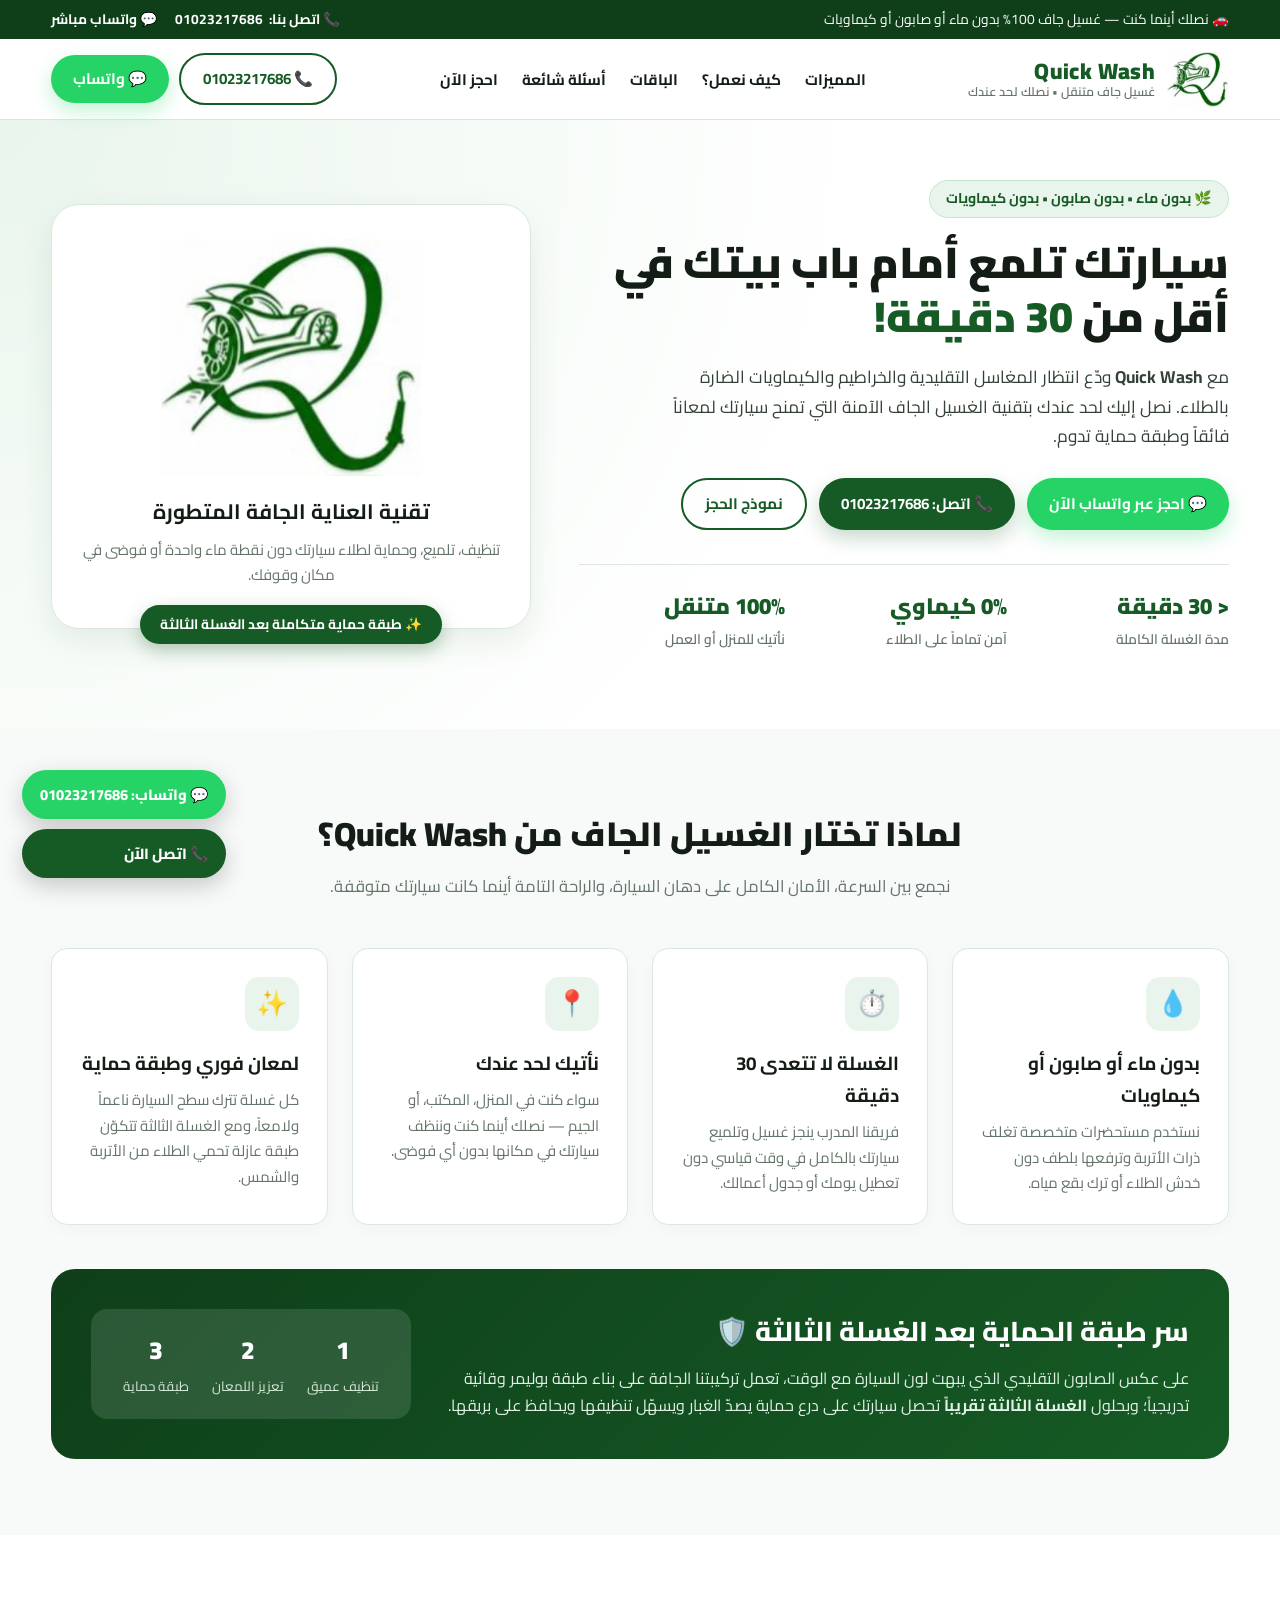
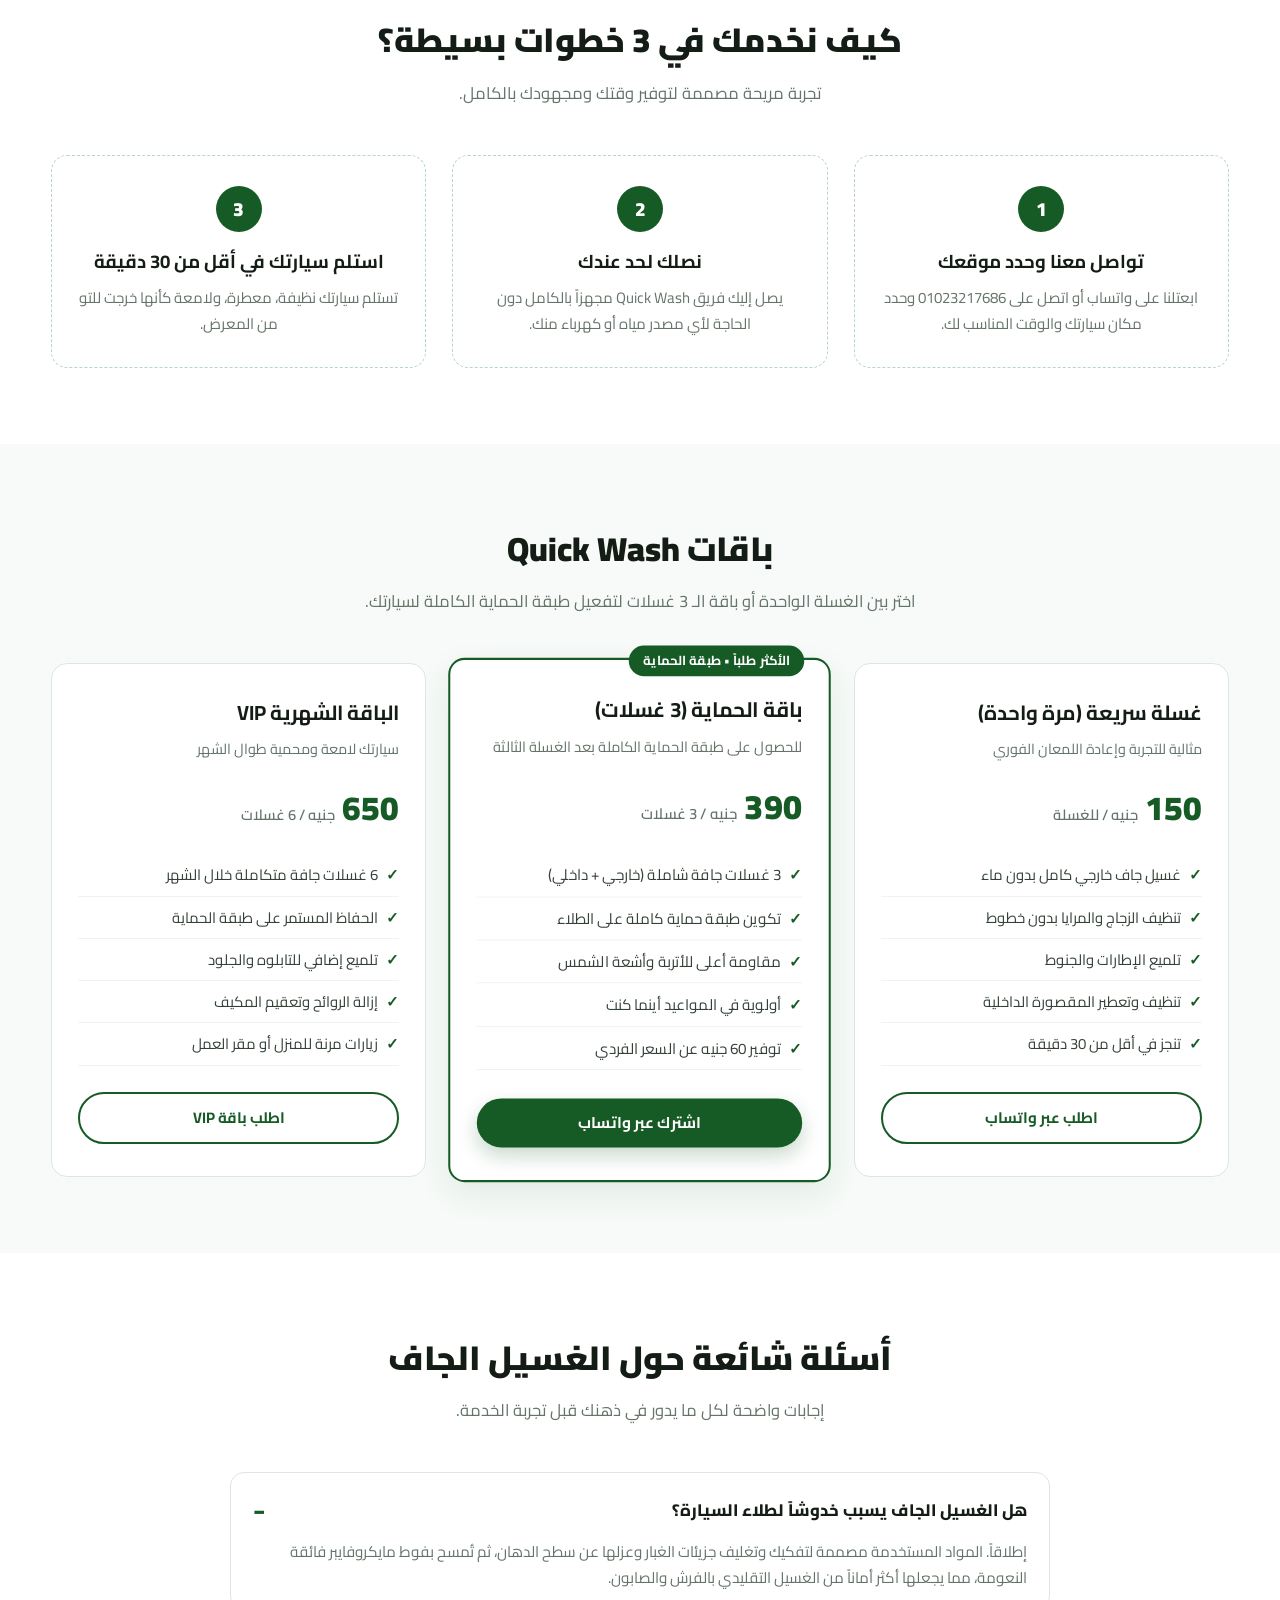
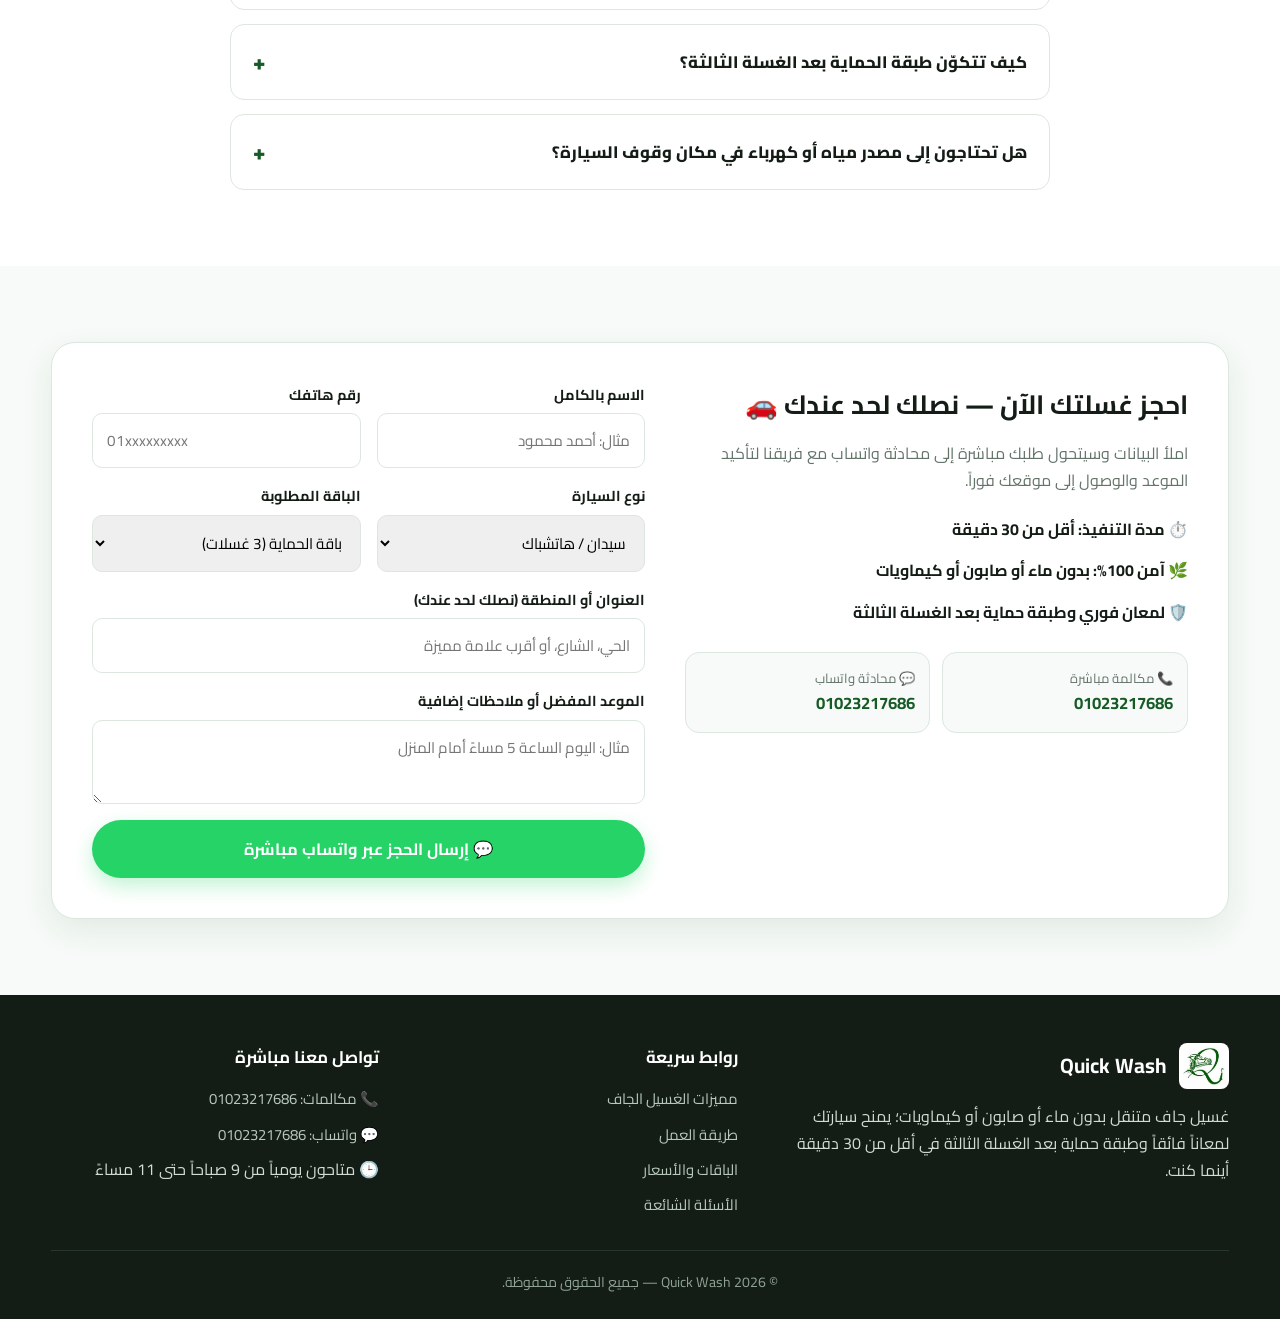
<file: quickwash website/Untitled-1.html>
<!DOCTYPE html>
<html lang="ar" dir="rtl">
<head>
  <meta charset="UTF-8" />
  <meta name="viewport" content="width=device-width, initial-scale=1.0" />
  <title>Quick Wash | الغسيل الجاف المتنقل للسيارات</title>
  <link rel="preconnect" href="https://fonts.googleapis.com" />
  <link rel="preconnect" href="https://fonts.gstatic.com" crossorigin />
  <link href="https://fonts.googleapis.com/css2?family=Cairo:wght@400;600;700;800;900&display=swap" rel="stylesheet" />
  <style>
    :root {
      --primary: #165b25;
      --primary-dark: #0e3f19;
      --primary-light: #e9f5ec;
      --whatsapp: #25d366;
      --whatsapp-dark: #1ebe5d;
      --dark: #141c16;
      --text: #334137;
      --muted: #647469;
      --bg-light: #f7faf8;
      --white: #ffffff;
      --border: #dce7df;
      --shadow: 0 12px 32px rgba(22, 91, 37, 0.09);
      --radius: 16px;
    }

    * {
      box-sizing: border-box;
      margin: 0;
      padding: 0;
    }

    html {
      scroll-behavior: smooth;
    }

    body {
      font-family: "Cairo", sans-serif;
      color: var(--text);
      background-color: var(--white);
      line-height: 1.7;
      overflow-x: hidden;
    }

    .container {
      width: 92%;
      max-width: 1200px;
      margin: 0 auto;
    }

    /* Top Contact Bar */
    .top-bar {
      background: var(--primary-dark);
      color: var(--white);
      font-size: 0.86rem;
      padding: 8px 0;
    }

    .top-bar-inner {
      display: flex;
      justify-content: space-between;
      align-items: center;
      flex-wrap: wrap;
      gap: 10px;
    }

    .top-bar a {
      color: var(--white);
      text-decoration: none;
      font-weight: 700;
      display: inline-flex;
      align-items: center;
      gap: 6px;
    }

    .top-bar a:hover {
      text-decoration: underline;
    }

    /* Header & Navbar */
    header {
      position: sticky;
      top: 0;
      z-index: 1000;
      background: rgba(255, 255, 255, 0.96);
      backdrop-filter: blur(10px);
      border-bottom: 1px solid var(--border);
    }

    .nav {
      display: flex;
      align-items: center;
      justify-content: space-between;
      padding: 12px 0;
    }

    .brand {
      display: flex;
      align-items: center;
      gap: 12px;
      text-decoration: none;
    }

    .brand img {
      height: 56px;
      width: auto;
      object-fit: contain;
      border-radius: 8px;
    }

    .brand-text {
      display: flex;
      flex-direction: column;
      line-height: 1.2;
    }

    .brand-text strong {
      font-size: 1.4rem;
      font-weight: 900;
      color: var(--primary);
      letter-spacing: 0.4px;
    }

    .brand-text span {
      font-size: 0.78rem;
      color: var(--muted);
      font-weight: 600;
    }

    .nav-links {
      display: flex;
      align-items: center;
      gap: 24px;
      list-style: none;
    }

    .nav-links a {
      text-decoration: none;
      color: var(--dark);
      font-weight: 700;
      font-size: 0.95rem;
      transition: color 0.2s;
    }

    .nav-links a:hover {
      color: var(--primary);
    }

    .nav-actions {
      display: flex;
      align-items: center;
      gap: 10px;
    }

    .btn {
      display: inline-flex;
      align-items: center;
      justify-content: center;
      gap: 8px;
      padding: 11px 22px;
      border-radius: 50px;
      font-family: inherit;
      font-weight: 700;
      font-size: 0.95rem;
      cursor: pointer;
      text-decoration: none;
      border: none;
      transition: all 0.25s ease;
    }

    .btn-primary {
      background: var(--primary);
      color: var(--white);
      box-shadow: 0 8px 20px rgba(22, 91, 37, 0.24);
    }

    .btn-primary:hover {
      background: var(--primary-dark);
      transform: translateY(-2px);
    }

    .btn-whatsapp {
      background: var(--whatsapp);
      color: var(--white);
      box-shadow: 0 8px 20px rgba(37, 211, 102, 0.28);
    }

    .btn-whatsapp:hover {
      background: var(--whatsapp-dark);
      transform: translateY(-2px);
    }

    .btn-outline {
      background: transparent;
      color: var(--primary);
      border: 2px solid var(--primary);
    }

    .btn-outline:hover {
      background: var(--primary-light);
    }

    .mobile-toggle {
      display: none;
      background: none;
      border: none;
      font-size: 1.7rem;
      color: var(--primary);
      cursor: pointer;
    }

    /* Hero Section */
    .hero {
      padding: 60px 0 76px;
      background: radial-gradient(circle at top left, var(--primary-light), #ffffff 60%);
    }

    .hero-grid {
      display: grid;
      grid-template-columns: 1.15fr 0.85fr;
      align-items: center;
      gap: 48px;
    }

    .badge {
      display: inline-flex;
      align-items: center;
      gap: 8px;
      background: var(--primary-light);
      color: var(--primary);
      padding: 6px 16px;
      border-radius: 50px;
      font-weight: 700;
      font-size: 0.88rem;
      margin-bottom: 18px;
      border: 1px solid #c7e5ce;
    }

    .hero h1 {
      font-size: 2.7rem;
      font-weight: 900;
      color: var(--dark);
      line-height: 1.25;
      margin-bottom: 18px;
    }

    .hero h1 span {
      color: var(--primary);
    }

    .hero p {
      font-size: 1.08rem;
      color: var(--text);
      margin-bottom: 28px;
      max-width: 580px;
    }

    .hero-actions {
      display: flex;
      flex-wrap: wrap;
      gap: 12px;
      margin-bottom: 34px;
    }

    .hero-stats {
      display: grid;
      grid-template-columns: repeat(3, 1fr);
      gap: 16px;
      padding-top: 22px;
      border-top: 1px solid var(--border);
    }

    .stat-item strong {
      display: block;
      font-size: 1.4rem;
      font-weight: 900;
      color: var(--primary);
    }

    .stat-item span {
      font-size: 0.86rem;
      color: var(--muted);
      font-weight: 600;
    }

    .hero-card {
      background: var(--white);
      border-radius: 28px;
      padding: 34px 28px 40px;
      box-shadow: var(--shadow);
      border: 1px solid var(--border);
      text-align: center;
      position: relative;
    }

    .hero-card img {
      max-width: 260px;
      width: 100%;
      height: auto;
      margin: 0 auto 18px;
      display: block;
    }

    .hero-card h3 {
      color: var(--dark);
      font-size: 1.3rem;
      margin-bottom: 8px;
    }

    .hero-card p {
      font-size: 0.94rem;
      color: var(--muted);
      margin-bottom: 0;
    }

    .floating-pill {
      position: absolute;
      bottom: -16px;
      left: 50%;
      transform: translateX(-50%);
      background: var(--primary);
      color: var(--white);
      padding: 8px 20px;
      border-radius: 50px;
      font-size: 0.86rem;
      font-weight: 700;
      white-space: nowrap;
      box-shadow: 0 6px 18px rgba(22, 91, 37, 0.3);
    }

    /* Sections General */
    section {
      padding: 76px 0;
    }

    .section-header {
      text-align: center;
      max-width: 680px;
      margin: 0 auto 48px;
    }

    .section-header h2 {
      font-size: 2.1rem;
      font-weight: 900;
      color: var(--dark);
      margin-bottom: 10px;
    }

    .section-header p {
      color: var(--muted);
      font-size: 1.04rem;
    }

    /* Features Grid */
    .features {
      background: var(--bg-light);
    }

    .features-grid {
      display: grid;
      grid-template-columns: repeat(auto-fit, minmax(260px, 1fr));
      gap: 24px;
    }

    .feature-card {
      background: var(--white);
      padding: 28px;
      border-radius: var(--radius);
      border: 1px solid var(--border);
      box-shadow: 0 4px 16px rgba(0, 0, 0, 0.03);
      transition: transform 0.25s ease, box-shadow 0.25s ease;
    }

    .feature-card:hover {
      transform: translateY(-6px);
      box-shadow: var(--shadow);
    }

    .icon-box {
      width: 54px;
      height: 54px;
      border-radius: 14px;
      background: var(--primary-light);
      color: var(--primary);
      display: flex;
      align-items: center;
      justify-content: center;
      font-size: 1.6rem;
      margin-bottom: 16px;
    }

    .feature-card h3 {
      font-size: 1.18rem;
      color: var(--dark);
      margin-bottom: 8px;
    }

    .feature-card p {
      font-size: 0.94rem;
      color: var(--muted);
    }

    /* Protection Highlight Banner */
    .protection-banner {
      background: linear-gradient(135deg, var(--primary-dark), var(--primary));
      color: var(--white);
      border-radius: 24px;
      padding: 40px;
      display: grid;
      grid-template-columns: 1.4fr 0.6fr;
      align-items: center;
      gap: 32px;
      margin-top: 44px;
    }

    .protection-banner h3 {
      font-size: 1.7rem;
      font-weight: 800;
      margin-bottom: 10px;
    }

    .protection-banner p {
      color: #e2f1e6;
      font-size: 1rem;
    }

    .protection-steps {
      display: flex;
      justify-content: space-around;
      background: rgba(255, 255, 255, 0.12);
      padding: 20px;
      border-radius: 16px;
      text-align: center;
    }

    .protection-steps div strong {
      display: block;
      font-size: 1.55rem;
      font-weight: 900;
    }

    .protection-steps div span {
      font-size: 0.84rem;
      color: #d7ecd9;
    }

    /* How it works */
    .steps-grid {
      display: grid;
      grid-template-columns: repeat(auto-fit, minmax(260px, 1fr));
      gap: 26px;
    }

    .step-card {
      text-align: center;
      padding: 30px 24px;
      border-radius: var(--radius);
      border: 1px dashed #b9d6c0;
      background: var(--white);
    }

    .step-num {
      width: 46px;
      height: 46px;
      border-radius: 50%;
      background: var(--primary);
      color: var(--white);
      font-weight: 900;
      font-size: 1.2rem;
      display: inline-flex;
      align-items: center;
      justify-content: center;
      margin-bottom: 14px;
    }

    .step-card h3 {
      font-size: 1.16rem;
      color: var(--dark);
      margin-bottom: 8px;
    }

    .step-card p {
      color: var(--muted);
      font-size: 0.94rem;
    }

    /* Pricing */
    .pricing {
      background: var(--bg-light);
    }

    .pricing-grid {
      display: grid;
      grid-template-columns: repeat(auto-fit, minmax(280px, 1fr));
      gap: 26px;
      align-items: stretch;
    }

    .price-card {
      background: var(--white);
      border-radius: var(--radius);
      padding: 32px 26px;
      border: 1px solid var(--border);
      display: flex;
      flex-direction: column;
      justify-content: space-between;
      position: relative;
    }

    .price-card.featured {
      border: 2px solid var(--primary);
      box-shadow: var(--shadow);
      transform: scale(1.02);
    }

    .popular-tag {
      position: absolute;
      top: -14px;
      right: 24px;
      background: var(--primary);
      color: var(--white);
      font-size: 0.8rem;
      font-weight: 700;
      padding: 4px 14px;
      border-radius: 50px;
    }

    .price-card h3 {
      font-size: 1.28rem;
      color: var(--dark);
      margin-bottom: 6px;
    }

    .price-card .subtitle {
      font-size: 0.9rem;
      color: var(--muted);
      margin-bottom: 18px;
    }

    .price-amount {
      font-size: 2.1rem;
      font-weight: 900;
      color: var(--primary);
      margin-bottom: 18px;
    }

    .price-amount span {
      font-size: 0.92rem;
      font-weight: 600;
      color: var(--muted);
    }

    .price-features {
      list-style: none;
      margin-bottom: 26px;
    }

    .price-features li {
      padding: 8px 0;
      border-bottom: 1px solid #f0f4f1;
      font-size: 0.93rem;
      display: flex;
      align-items: center;
      gap: 8px;
    }

    .price-features li::before {
      content: "✓";
      color: var(--primary);
      font-weight: 900;
    }

    /* FAQ */
    .faq-list {
      max-width: 820px;
      margin: 0 auto;
      display: flex;
      flex-direction: column;
      gap: 14px;
    }

    .faq-item {
      border: 1px solid var(--border);
      border-radius: 14px;
      padding: 18px 22px;
      background: var(--white);
    }

    .faq-item summary {
      font-weight: 800;
      color: var(--dark);
      cursor: pointer;
      font-size: 1.04rem;
      list-style: none;
      display: flex;
      justify-content: space-between;
      align-items: center;
    }

    .faq-item summary::after {
      content: "+";
      font-size: 1.4rem;
      color: var(--primary);
      font-weight: 900;
    }

    .faq-item[open] summary::after {
      content: "−";
    }

    .faq-item p {
      margin-top: 10px;
      color: var(--muted);
      font-size: 0.95rem;
    }

    /* Booking Form */
    .booking-section {
      background: var(--bg-light);
    }

    .booking-wrapper {
      display: grid;
      grid-template-columns: 1fr 1.1fr;
      gap: 40px;
      background: var(--white);
      border-radius: 24px;
      border: 1px solid var(--border);
      box-shadow: var(--shadow);
      padding: 40px;
    }

    .booking-info h3 {
      font-size: 1.65rem;
      color: var(--dark);
      margin-bottom: 12px;
    }

    .booking-info p {
      color: var(--muted);
      margin-bottom: 22px;
    }

    .info-list {
      list-style: none;
      display: flex;
      flex-direction: column;
      gap: 14px;
      margin-bottom: 26px;
    }

    .info-list li {
      display: flex;
      align-items: center;
      gap: 10px;
      font-weight: 700;
      color: var(--dark);
    }

    .direct-contact-cards {
      display: grid;
      grid-template-columns: 1fr 1fr;
      gap: 12px;
    }

    .contact-box {
      padding: 14px;
      border-radius: 14px;
      border: 1px solid var(--border);
      text-decoration: none;
      color: var(--dark);
      background: var(--bg-light);
      transition: all 0.2s;
    }

    .contact-box:hover {
      border-color: var(--primary);
      transform: translateY(-2px);
    }

    .contact-box span {
      display: block;
      font-size: 0.82rem;
      color: var(--muted);
    }

    .contact-box strong {
      font-size: 1.05rem;
      color: var(--primary);
      direction: ltr;
      display: inline-block;
    }

    .form-grid {
      display: grid;
      grid-template-columns: 1fr 1fr;
      gap: 16px;
    }

    .form-group {
      display: flex;
      flex-direction: column;
      gap: 6px;
    }

    .form-group.full {
      grid-column: 1 / -1;
    }

    .form-group label {
      font-size: 0.9rem;
      font-weight: 700;
      color: var(--dark);
    }

    .form-group input,
    .form-group select,
    .form-group textarea {
      padding: 12px 14px;
      border-radius: 10px;
      border: 1px solid var(--border);
      font-family: inherit;
      font-size: 0.95rem;
      outline: none;
      transition: border-color 0.2s;
    }

    .form-group input:focus,
    .form-group select:focus,
    .form-group textarea:focus {
      border-color: var(--primary);
    }

    /* Floating WhatsApp & Call Buttons */
    .floating-actions {
      position: fixed;
      bottom: 22px;
      left: 22px;
      z-index: 999;
      display: flex;
      flex-direction: column;
      gap: 10px;
    }

    .float-btn {
      display: inline-flex;
      align-items: center;
      gap: 8px;
      padding: 12px 18px;
      border-radius: 50px;
      color: var(--white);
      text-decoration: none;
      font-weight: 800;
      font-size: 0.92rem;
      box-shadow: 0 8px 24px rgba(0, 0, 0, 0.2);
      transition: transform 0.2s;
    }

    .float-btn:hover {
      transform: scale(1.04);
    }

    .float-wa {
      background: var(--whatsapp);
    }

    .float-call {
      background: var(--primary);
    }

    /* Footer */
    footer {
      background: var(--dark);
      color: #d1ddd4;
      padding: 48px 0 24px;
    }

    .footer-grid {
      display: grid;
      grid-template-columns: 1.4fr 1fr 1fr;
      gap: 32px;
      padding-bottom: 32px;
      border-bottom: 1px solid #28362c;
    }

    .footer-brand {
      display: flex;
      align-items: center;
      gap: 12px;
      margin-bottom: 14px;
    }

    .footer-brand img {
      height: 46px;
      background: var(--white);
      padding: 4px;
      border-radius: 8px;
    }

    .footer-brand strong {
      font-size: 1.3rem;
      color: var(--white);
    }

    footer h4 {
      color: var(--white);
      margin-bottom: 14px;
      font-size: 1.05rem;
    }

    footer ul {
      list-style: none;
      display: flex;
      flex-direction: column;
      gap: 8px;
    }

    footer a {
      color: #b7c9bc;
      text-decoration: none;
      font-size: 0.93rem;
    }

    footer a:hover {
      color: var(--white);
    }

    .copyright {
      text-align: center;
      padding-top: 20px;
      font-size: 0.88rem;
      color: #8fa395;
    }

    /* Responsive */
    @media (max-width: 900px) {
      .hero-grid,
      .protection-banner,
      .booking-wrapper,
      .footer-grid {
        grid-template-columns: 1fr;
      }

      .hero h1 {
        font-size: 2.1rem;
      }

      .price-card.featured {
        transform: none;
      }
    }

    @media (max-width: 720px) {
      .nav-links {
        display: none;
        position: absolute;
        top: 100%;
        right: 0;
        left: 0;
        background: var(--white);
        flex-direction: column;
        padding: 20px;
        border-bottom: 1px solid var(--border);
      }

      .nav-links.active {
        display: flex;
      }

      .mobile-toggle {
        display: block;
      }

      .form-grid,
      .direct-contact-cards {
        grid-template-columns: 1fr;
      }

      .nav-actions .btn-outline {
        display: none;
      }
    }
  </style>
</head>
<body>

  <!-- Top Bar -->
  <div class="top-bar">
    <div class="container top-bar-inner">
      <span>🚗 نصلك أينما كنت — غسيل جاف 100% بدون ماء أو صابون أو كيماويات</span>
      <div style="display: flex; gap: 18px; align-items: center;">
        <a href="tel:01023217686">📞 اتصل بنا: <span dir="ltr">01023217686</span></a>
        <a href="https://wa.me/201023217686?text=%D9%85%D8%B1%D8%AD%D8%A8%D8%A7%D9%8B%20Quick%20Wash%D8%8C%20%D8%A3%D8%B1%D9%8A%D8%AF%20%D8%AD%D8%AC%D8%B2%20%D8%BA%D8%B3%D9%8A%D9%84%20%D8%AC%D8%A7%D9%81%20%D9%84%D8%B3%D9%8A%D8%A7%D8%B1%D8%AA%D9%8A" target="_blank">💬 واتساب مباشر</a>
      </div>
    </div>
  </div>

  <!-- Header -->
  <header>
    <div class="container nav">
      <a href="#" class="brand">
        <img src="logo.jpg" alt="Quick Wash Logo" onerror="this.style.display='none'" />
        <div class="brand-text">
          <strong>Quick Wash</strong>
          <span>غسيل جاف متنقل • نصلك لحد عندك</span>
        </div>
      </a>

      <ul class="nav-links" id="navLinks">
        <li><a href="#features">المميزات</a></li>
        <li><a href="#how-it-works">كيف نعمل؟</a></li>
        <li><a href="#packages">الباقات</a></li>
        <li><a href="#faq">أسئلة شائعة</a></li>
        <li><a href="#booking">احجز الآن</a></li>
      </ul>

      <div class="nav-actions">
        <a href="tel:01023217686" class="btn btn-outline">📞 01023217686</a>
        <a href="https://wa.me/201023217686?text=%D9%85%D8%B1%D8%AD%D8%A8%D8%A7%D9%8B%20Quick%20Wash%D8%8C%20%D8%A3%D8%B1%D9%8A%D8%AF%20%D8%AD%D8%AC%D8%B2%20%D8%BA%D8%B3%D9%8A%D9%84%20%D8%AC%D8%A7%D9%81" target="_blank" class="btn btn-whatsapp">💬 واتساب</a>
        <button class="mobile-toggle" id="mobileToggle" aria-label="القائمة">☰</button>
      </div>
    </div>
  </header>

  <!-- Hero Section -->
  <section class="hero">
    <div class="container hero-grid">
      <div>
        <div class="badge">🌿 بدون ماء • بدون صابون • بدون كيماويات</div>
        <h1>سيارتك تلمع أمام باب بيتك في أقل من <span>30 دقيقة!</span></h1>
        <p>
          مع <strong>Quick Wash</strong> ودّع انتظار المغاسل التقليدية والخراطيم والكيماويات الضارة بالطلاء.
          نصل إليك لحد عندك بتقنية الغسيل الجاف الآمنة التي تمنح سيارتك لمعاناً فائقاً وطبقة حماية تدوم.
        </p>
        <div class="hero-actions">
          <a href="https://wa.me/201023217686?text=%D9%85%D8%B1%D8%AD%D8%A8%D8%A7%D9%8B%20Quick%20Wash%D8%8C%20%D8%A3%D8%B1%D8%BA%D8%A8%20%D9%81%D9%8A%20%D8%AD%D8%AC%D8%B2%20%D8%BA%D8%B3%D9%84%D8%A9%20%D8%AC%D8%A7%D9%81%D8%A9%20%D9%84%D8%B3%D9%8A%D8%A7%D8%B1%D8%AA%D9%8A" target="_blank" class="btn btn-whatsapp">💬 احجز عبر واتساب الآن</a>
          <a href="tel:01023217686" class="btn btn-primary">📞 اتصل: 01023217686</a>
          <a href="#booking" class="btn btn-outline">نموذج الحجز</a>
        </div>
        <div class="hero-stats">
          <div class="stat-item">
            <strong>< 30 دقيقة</strong>
            <span>مدة الغسلة الكاملة</span>
          </div>
          <div class="stat-item">
            <strong>0% كيماوي</strong>
            <span>آمن تماماً على الطلاء</span>
          </div>
          <div class="stat-item">
            <strong>100% متنقل</strong>
            <span>نأتيك للمنزل أو العمل</span>
          </div>
        </div>
      </div>

      <div class="hero-card">
        <img src="logo.jpg" alt="شعار Quick Wash" />
        <h3>تقنية العناية الجافة المتطورة</h3>
        <p>تنظيف، تلميع، وحماية لطلاء سيارتك دون نقطة ماء واحدة أو فوضى في مكان وقوفك.</p>
        <div class="floating-pill">✨ طبقة حماية متكاملة بعد الغسلة الثالثة</div>
      </div>
    </div>
  </section>

  <!-- Features Section -->
  <section class="features" id="features">
    <div class="container">
      <div class="section-header">
        <h2>لماذا تختار الغسيل الجاف من Quick Wash؟</h2>
        <p>نجمع بين السرعة، الأمان الكامل على دهان السيارة، والراحة التامة أينما كانت سيارتك متوقفة.</p>
      </div>

      <div class="features-grid">
        <div class="feature-card">
          <div class="icon-box">💧</div>
          <h3>بدون ماء أو صابون أو كيماويات</h3>
          <p>نستخدم مستحضرات متخصصة تغلف ذرات الأتربة وترفعها بلطف دون خدش الطلاء أو ترك بقع مياه.</p>
        </div>

        <div class="feature-card">
          <div class="icon-box">⏱️</div>
          <h3>الغسلة لا تتعدى 30 دقيقة</h3>
          <p>فريقنا المدرب ينجز غسيل وتلميع سيارتك بالكامل في وقت قياسي دون تعطيل يومك أو جدول أعمالك.</p>
        </div>

        <div class="feature-card">
          <div class="icon-box">📍</div>
          <h3>نأتيك لحد عندك</h3>
          <p>سواء كنت في المنزل، المكتب، أو الجيم — نصلك أينما كنت وننظف سيارتك في مكانها بدون أي فوضى.</p>
        </div>

        <div class="feature-card">
          <div class="icon-box">✨</div>
          <h3>لمعان فوري وطبقة حماية</h3>
          <p>كل غسلة تترك سطح السيارة ناعماً ولامعاً، ومع الغسلة الثالثة تتكوّن طبقة عازلة تحمي الطلاء من الأتربة والشمس.</p>
        </div>
      </div>

      <div class="protection-banner">
        <div>
          <h3>سر طبقة الحماية بعد الغسلة الثالثة 🛡️</h3>
          <p>
            على عكس الصابون التقليدي الذي يبهت لون السيارة مع الوقت، تعمل تركيبتنا الجافة على بناء طبقة بوليمر
            وقائية تدريجياً؛ وبحلول <strong>الغسلة الثالثة تقريباً</strong> تحصل سيارتك على درع حماية يصدّ الغبار ويسهّل تنظيفها ويحافظ على بريقها.
          </p>
        </div>
        <div class="protection-steps">
          <div>
            <strong>1</strong>
            <span>تنظيف عميق</span>
          </div>
          <div>
            <strong>2</strong>
            <span>تعزيز اللمعان</span>
          </div>
          <div>
            <strong>3</strong>
            <span>طبقة حماية</span>
          </div>
        </div>
      </div>
    </div>
  </section>

  <!-- How It Works -->
  <section id="how-it-works">
    <div class="container">
      <div class="section-header">
        <h2>كيف نخدمك في 3 خطوات بسيطة؟</h2>
        <p>تجربة مريحة مصممة لتوفير وقتك ومجهودك بالكامل.</p>
      </div>

      <div class="steps-grid">
        <div class="step-card">
          <div class="step-num">1</div>
          <h3>تواصل معنا وحدد موقعك</h3>
          <p>ابعتلنا على واتساب أو اتصل على 01023217686 وحدد مكان سيارتك والوقت المناسب لك.</p>
        </div>
        <div class="step-card">
          <div class="step-num">2</div>
          <h3>نصلك لحد عندك</h3>
          <p>يصل إليك فريق Quick Wash مجهزاً بالكامل دون الحاجة لأي مصدر مياه أو كهرباء منك.</p>
        </div>
        <div class="step-card">
          <div class="step-num">3</div>
          <h3>استلم سيارتك في أقل من 30 دقيقة</h3>
          <p>تستلم سيارتك نظيفة، معطرة، ولامعة كأنها خرجت للتو من المعرض.</p>
        </div>
      </div>
    </div>
  </section>

  <!-- Packages -->
  <section class="pricing" id="packages">
    <div class="container">
      <div class="section-header">
        <h2>باقات Quick Wash</h2>
        <p>اختر بين الغسلة الواحدة أو باقة الـ 3 غسلات لتفعيل طبقة الحماية الكاملة لسيارتك.</p>
      </div>

      <div class="pricing-grid">
        <div class="price-card">
          <div>
            <h3>غسلة سريعة (مرة واحدة)</h3>
            <p class="subtitle">مثالية للتجربة وإعادة اللمعان الفوري</p>
            <div class="price-amount">150 <span>جنيه / للغسلة</span></div>
            <ul class="price-features">
              <li>غسيل جاف خارجي كامل بدون ماء</li>
              <li>تنظيف الزجاج والمرايا بدون خطوط</li>
              <li>تلميع الإطارات والجنوط</li>
              <li>تنظيف وتعطير المقصورة الداخلية</li>
              <li>تنجز في أقل من 30 دقيقة</li>
            </ul>
          </div>
          <a href="https://wa.me/201023217686?text=%D9%85%D8%B1%D8%AD%D8%A8%D8%A7%D9%8B%20Quick%20Wash%D8%8C%20%D8%A3%D8%B1%D9%8A%D8%AF%20%D8%AD%D8%AC%D8%B2%20(%D8%BA%D8%B3%D9%84%D8%A9%20%D8%B3%D8%B1%D9%8A%D8%B9%D8%A9%20%D9%85%D8%B1%D8%A9%20%D9%88%D8%A7%D8%AD%D8%AF%D8%A9)" target="_blank" class="btn btn-outline">اطلب عبر واتساب</a>
        </div>

        <div class="price-card featured">
          <span class="popular-tag">الأكثر طلباً • طبقة الحماية</span>
          <div>
            <h3>باقة الحماية (3 غسلات)</h3>
            <p class="subtitle">للحصول على طبقة الحماية الكاملة بعد الغسلة الثالثة</p>
            <div class="price-amount">390 <span>جنيه / 3 غسلات</span></div>
            <ul class="price-features">
              <li>3 غسلات جافة شاملة (خارجي + داخلي)</li>
              <li>تكوين طبقة حماية كاملة على الطلاء</li>
              <li>مقاومة أعلى للأتربة وأشعة الشمس</li>
              <li>أولوية في المواعيد أينما كنت</li>
              <li>توفير 60 جنيه عن السعر الفردي</li>
            </ul>
          </div>
          <a href="https://wa.me/201023217686?text=%D9%85%D8%B1%D8%AD%D8%A8%D8%A7%D9%8B%20Quick%20Wash%D8%8C%20%D8%A3%D8%B1%D9%8A%D8%AF%20%D8%A7%D9%84%D8%A7%D8%B4%D8%AA%D8%B1%D8%A7%D9%83%20%D9%81%D9%8A%20(%D8%A8%D8%A7%D9%82%D8%A9%20%D8%A7%D9%84%D8%AD%D9%85%D8%A7%D9%8A%D8%A9%203%20%D8%BA%D8%B3%D9%84%D8%A7%D8%AA)" target="_blank" class="btn btn-primary">اشترك عبر واتساب</a>
        </div>

        <div class="price-card">
          <div>
            <h3>الباقة الشهرية VIP</h3>
            <p class="subtitle">سيارتك لامعة ومحمية طوال الشهر</p>
            <div class="price-amount">650 <span>جنيه / 6 غسلات</span></div>
            <ul class="price-features">
              <li>6 غسلات جافة متكاملة خلال الشهر</li>
              <li>الحفاظ المستمر على طبقة الحماية</li>
              <li>تلميع إضافي للتابلوه والجلود</li>
              <li>إزالة الروائح وتعقيم المكيف</li>
              <li>زيارات مرنة للمنزل أو مقر العمل</li>
            </ul>
          </div>
          <a href="https://wa.me/201023217686?text=%D9%85%D8%B1%D8%AD%D8%A8%D8%A7%D9%8B%20Quick%20Wash%D8%8C%20%D8%A3%D8%B1%D9%8A%D8%AF%20%D8%A7%D9%84%D8%A7%D8%B4%D8%AA%D8%B1%D8%A7%D9%83%20%D9%81%D9%8A%20(%D8%A7%D9%84%D8%A8%D8%A7%D9%82%D8%A9%20%D8%A7%D9%84%D8%B4%D9%87%D8%B1%D9%8A%D8%A9%20VIP)" target="_blank" class="btn btn-outline">اطلب باقة VIP</a>
        </div>
      </div>
    </div>
  </section>

  <!-- FAQ Section -->
  <section id="faq">
    <div class="container">
      <div class="section-header">
        <h2>أسئلة شائعة حول الغسيل الجاف</h2>
        <p>إجابات واضحة لكل ما يدور في ذهنك قبل تجربة الخدمة.</p>
      </div>

      <div class="faq-list">
        <details class="faq-item" open>
          <summary>هل الغسيل الجاف يسبب خدوشاً لطلاء السيارة؟</summary>
          <p>إطلاقاً. المواد المستخدمة مصممة لتفكيك وتغليف جزيئات الغبار وعزلها عن سطح الدهان، ثم تُمسح بفوط مايكروفايبر فائقة النعومة، مما يجعلها أكثر أماناً من الغسيل التقليدي بالفرش والصابون.</p>
        </details>

        <details class="faq-item">
          <summary>كيف تتكوّن طبقة الحماية بعد الغسلة الثالثة؟</summary>
          <p>تحتوي التركيبة على بوليمرات تلميع وحماية تلتصق بمسام الطلاء تدريجياً؛ مع أول غسلة تلاحظ اللمعان الفوري، وبحلول الغسلة الثالثة تكتمل الطبقة العازلة التي تقلل التصاق الأتربة وتحمي اللون.</p>
        </details>

        <details class="faq-item">
          <summary>هل تحتاجون إلى مصدر مياه أو كهرباء في مكان وقوف السيارة؟</summary>
          <p>لا نحتاج لأي شيء منك؛ فريقنا يصل إليك مجهزاً بالكامل وينهي الغسلة في أقل من 30 دقيقة دون ترك أي آثار مياه أو بلل على الأرض.</p>
        </details>
      </div>
    </div>
  </section>

  <!-- Booking Section -->
  <section class="booking-section" id="booking">
    <div class="container">
      <div class="booking-wrapper">
        <div class="booking-info">
          <h3>احجز غسلتك الآن — نصلك لحد عندك 🚗</h3>
          <p>املأ البيانات وسيتحول طلبك مباشرة إلى محادثة واتساب مع فريقنا لتأكيد الموعد والوصول إلى موقعك فوراً.</p>
          <ul class="info-list">
            <li>⏱️ مدة التنفيذ: أقل من 30 دقيقة</li>
            <li>🌿 آمن 100%: بدون ماء أو صابون أو كيماويات</li>
            <li>🛡️ لمعان فوري وطبقة حماية بعد الغسلة الثالثة</li>
          </ul>

          <div class="direct-contact-cards">
            <a href="tel:01023217686" class="contact-box">
              <span>📞 مكالمة مباشرة</span>
              <strong>01023217686</strong>
            </a>
            <a href="https://wa.me/201023217686?text=%D9%85%D8%B1%D8%AD%D8%A8%D8%A7%D9%8B%20Quick%20Wash%D8%8C%20%D8%A3%D8%B1%D9%8A%D8%AF%20%D8%AD%D8%AC%D8%B2%20%D9%85%D9%88%D8%B9%D8%AF%20%D8%BA%D8%B3%D9%8A%D9%84" target="_blank" class="contact-box">
              <span>💬 محادثة واتساب</span>
              <strong>01023217686</strong>
            </a>
          </div>
        </div>

        <form id="bookingForm">
          <div class="form-grid">
            <div class="form-group">
              <label for="customerName">الاسم بالكامل</label>
              <input type="text" id="customerName" placeholder="مثال: أحمد محمود" required />
            </div>

            <div class="form-group">
              <label for="customerPhone">رقم هاتفك</label>
              <input type="tel" id="customerPhone" placeholder="01xxxxxxxxx" required />
            </div>

            <div class="form-group">
              <label for="carType">نوع السيارة</label>
              <select id="carType" required>
                <option value="سيدان / هاتشباك">سيدان / هاتشباك</option>
                <option value="SUV / دفع رباعي">SUV / دفع رباعي</option>
                <option value="سيارة فاخرة / كوبيه">سيارة فاخرة / كوبيه</option>
              </select>
            </div>

            <div class="form-group">
              <label for="packageSelect">الباقة المطلوبة</label>
              <select id="packageSelect" required>
                <option value="غسلة سريعة (مرة واحدة)">غسلة سريعة (مرة واحدة)</option>
                <option value="باقة الحماية (3 غسلات)" selected>باقة الحماية (3 غسلات)</option>
                <option value="الباقة الشهرية VIP">الباقة الشهرية VIP</option>
              </select>
            </div>

            <div class="form-group full">
              <label for="locationInput">العنوان أو المنطقة (نصلك لحد عندك)</label>
              <input type="text" id="locationInput" placeholder="الحي، الشارع، أو أقرب علامة مميزة" required />
            </div>

            <div class="form-group full">
              <label for="notesInput">الموعد المفضل أو ملاحظات إضافية</label>
              <textarea id="notesInput" rows="2" placeholder="مثال: اليوم الساعة 5 مساءً أمام المنزل"></textarea>
            </div>

            <div class="form-group full">
              <button type="submit" class="btn btn-whatsapp" style="width: 100%; padding: 14px; font-size: 1.02rem;">
                💬 إرسال الحجز عبر واتساب مباشرة
              </button>
            </div>
          </div>
        </form>
      </div>
    </div>
  </section>

  <!-- Floating Action Buttons -->
  <div class="floating-actions">
    <a href="https://wa.me/201023217686?text=%D9%85%D8%B1%D8%AD%D8%A8%D8%A7%D9%8B%20Quick%20Wash%D8%8C%20%D8%A3%D8%B1%D8%BA%D8%A8%20%D9%81%D9%8A%20%D8%AD%D8%AC%D8%B2%20%D8%BA%D8%B3%D9%8A%D9%84%20%D8%AC%D8%A7%D9%81" target="_blank" class="float-btn float-wa" aria-label="واتساب">
      💬 واتساب: 01023217686
    </a>
    <a href="tel:01023217686" class="float-btn float-call" aria-label="اتصال">
      📞 اتصل الآن
    </a>
  </div>

  <!-- Footer -->
  <footer>
    <div class="container">
      <div class="footer-grid">
        <div>
          <div class="footer-brand">
            <img src="logo.jpg" alt="Quick Wash" onerror="this.style.display='none'" />
            <strong>Quick Wash</strong>
          </div>
          <p>
            غسيل جاف متنقل بدون ماء أو صابون أو كيماويات؛ يمنح سيارتك لمعاناً فائقاً
            وطبقة حماية بعد الغسلة الثالثة في أقل من 30 دقيقة أينما كنت.
          </p>
        </div>

        <div>
          <h4>روابط سريعة</h4>
          <ul>
            <li><a href="#features">مميزات الغسيل الجاف</a></li>
            <li><a href="#how-it-works">طريقة العمل</a></li>
            <li><a href="#packages">الباقات والأسعار</a></li>
            <li><a href="#faq">الأسئلة الشائعة</a></li>
          </ul>
        </div>

        <div>
          <h4>تواصل معنا مباشرة</h4>
          <ul>
            <li><a href="tel:01023217686">📞 مكالمات: <span dir="ltr">01023217686</span></a></li>
            <li><a href="https://wa.me/201023217686" target="_blank">💬 واتساب: <span dir="ltr">01023217686</span></a></li>
            <li>🕒 متاحون يومياً من 9 صباحاً حتى 11 مساءً</li>
          </ul>
        </div>
      </div>

      <div class="copyright">
        © 2026 Quick Wash — جميع الحقوق محفوظة.
      </div>
    </div>
  </footer>

  <script>
    // Mobile Menu Toggle
    const mobileToggle = document.getElementById("mobileToggle");
    const navLinks = document.getElementById("navLinks");

    mobileToggle.addEventListener("click", () => {
      navLinks.classList.toggle("active");
    });

    // Redirect Booking Form Directly to WhatsApp Chat
    const bookingForm = document.getElementById("bookingForm");

    bookingForm.addEventListener("submit", function (e) {
      e.preventDefault();

      const name = document.getElementById("customerName").value.trim();
      const phone = document.getElementById("customerPhone").value.trim();
      const car = document.getElementById("carType").value;
      const pkg = document.getElementById("packageSelect").value;
      const location = document.getElementById("locationInput").value.trim();
      const notes = document.getElementById("notesInput").value.trim();

      const whatsappNumber = "201023217686";
      const message = encodeURIComponent(
        `مرحباً Quick Wash، أرغب في حجز غسيل جاف:\n` +
        `• الاسم: ${name}\n` +
        `• رقم الهاتف: ${phone}\n` +
        `• نوع السيارة: ${car}\n` +
        `• الباقة: ${pkg}\n` +
        `• العنوان: ${location}\n` +
        (notes ? `• ملاحظات: ${notes}` : "")
      );

      window.open(`https://wa.me/${whatsappNumber}?text=${message}`, "_blank");
    });
  </script>
</body>
</html>
</file>
